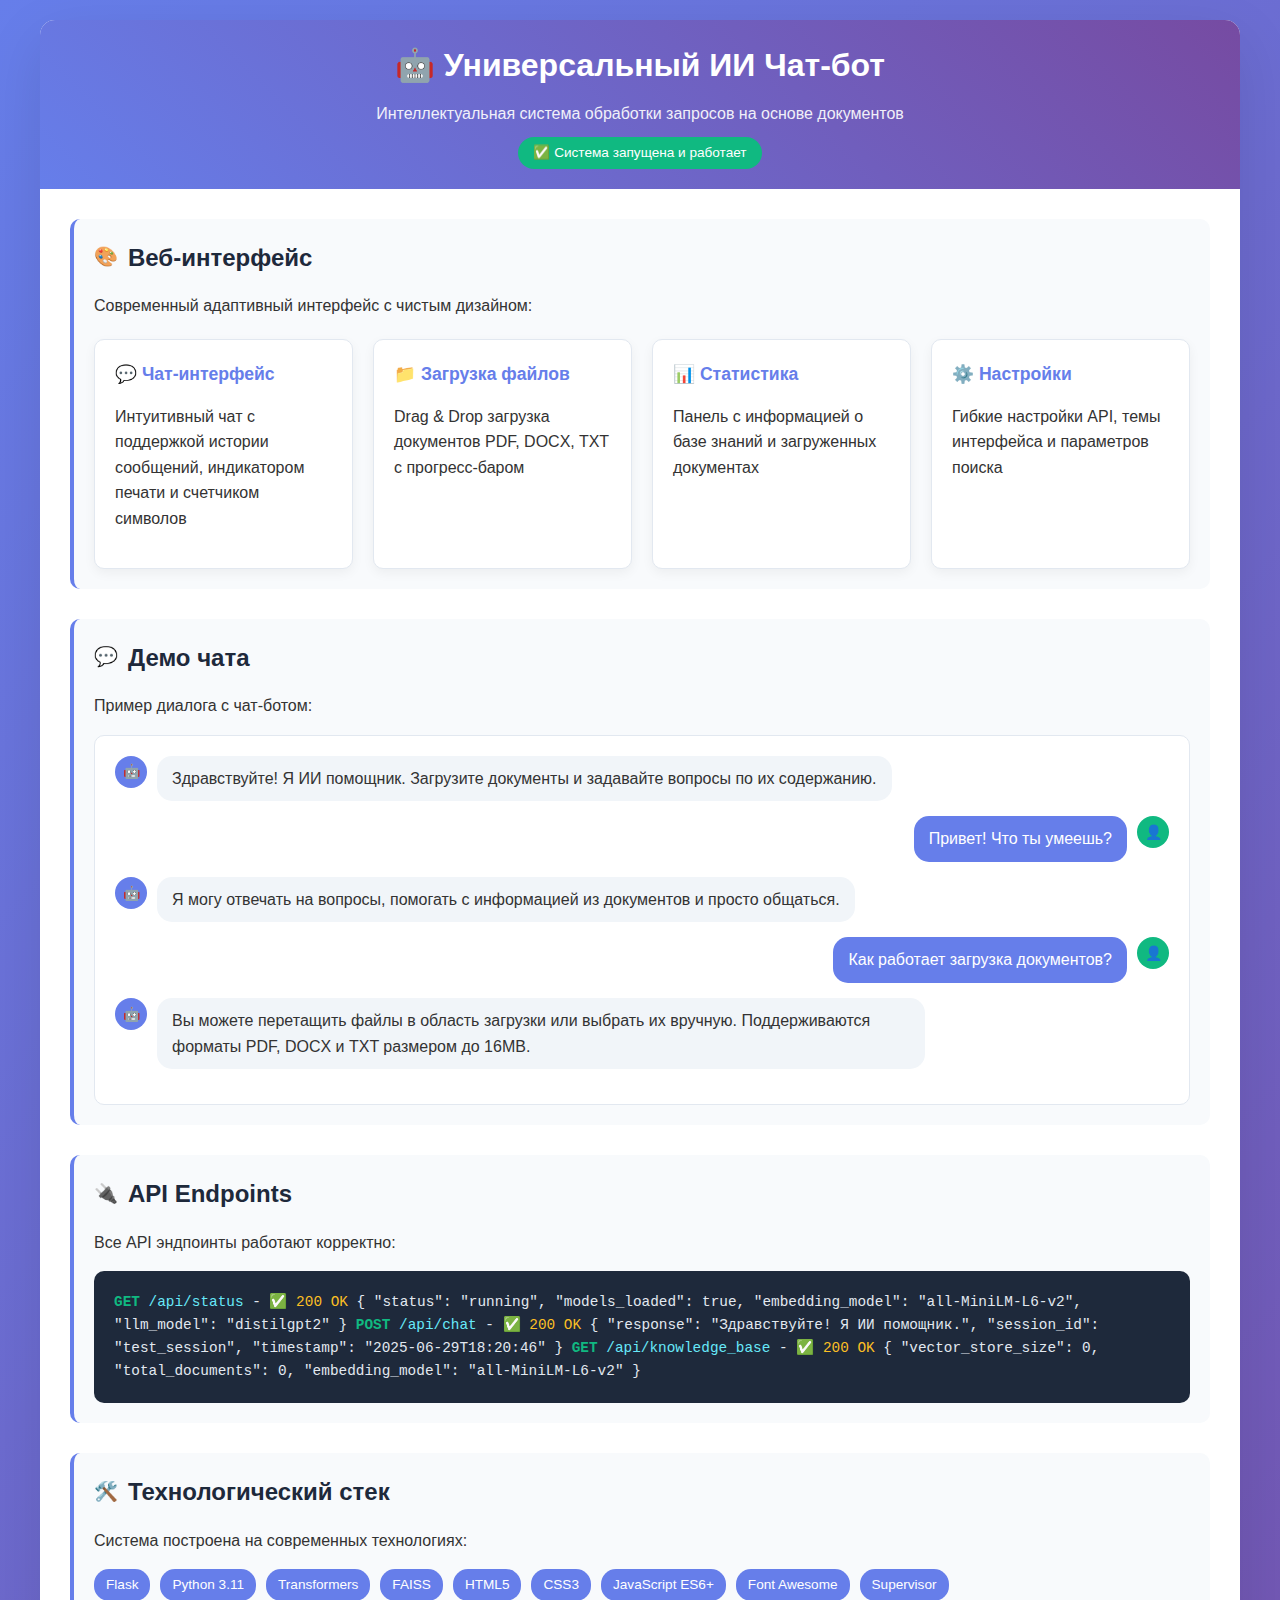
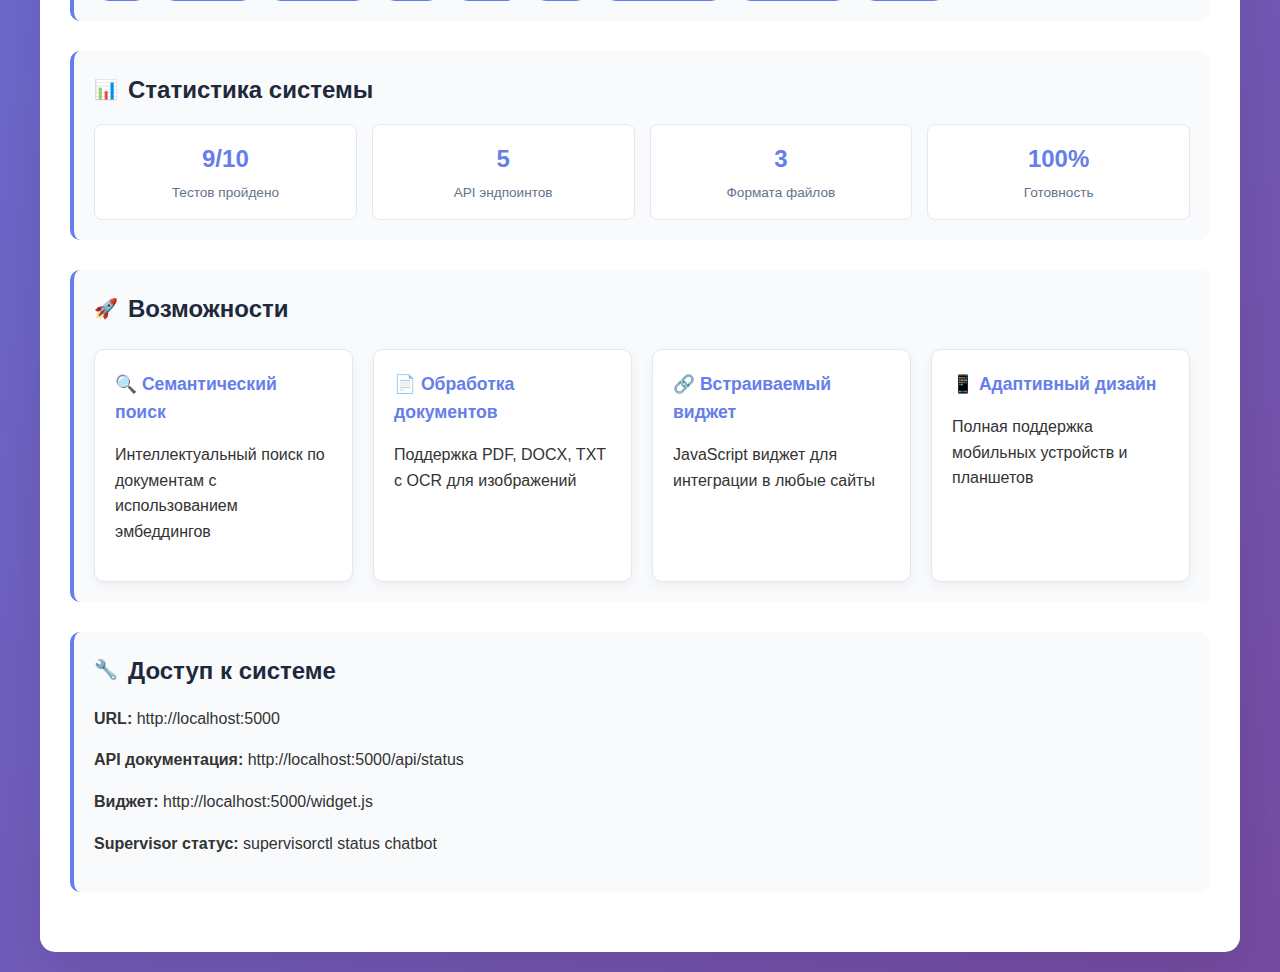
<file: preview.html>
<!DOCTYPE html>
<html lang="ru">
<head>
    <meta charset="UTF-8">
    <meta name="viewport" content="width=device-width, initial-scale=1.0">
    <title>🤖 Превью ИИ Чат-бота</title>
    <style>
        body {
            font-family: -apple-system, BlinkMacSystemFont, 'Segoe UI', Roboto, sans-serif;
            margin: 0;
            padding: 20px;
            background: linear-gradient(135deg, #667eea 0%, #764ba2 100%);
            color: #333;
            line-height: 1.6;
        }
        .preview-container {
            max-width: 1200px;
            margin: 0 auto;
            background: white;
            border-radius: 15px;
            box-shadow: 0 20px 60px rgba(0,0,0,0.1);
            overflow: hidden;
        }
        .preview-header {
            background: linear-gradient(45deg, #667eea, #764ba2);
            color: white;
            padding: 20px;
            text-align: center;
        }
        .preview-header h1 {
            margin: 0;
            font-size: 2rem;
            font-weight: 600;
        }
        .preview-header p {
            margin: 10px 0 0 0;
            opacity: 0.9;
        }
        .status-badge {
            display: inline-block;
            background: #10b981;
            color: white;
            padding: 5px 15px;
            border-radius: 20px;
            font-size: 0.85rem;
            margin-top: 10px;
        }
        .preview-content {
            padding: 30px;
        }
        .section {
            margin-bottom: 30px;
            padding: 20px;
            border-radius: 10px;
            border-left: 4px solid #667eea;
            background: #f8fafc;
        }
        .section h2 {
            margin: 0 0 15px 0;
            color: #1e293b;
            display: flex;
            align-items: center;
            gap: 10px;
        }
        .icon {
            font-size: 1.2rem;
        }
        .feature-grid {
            display: grid;
            grid-template-columns: repeat(auto-fit, minmax(250px, 1fr));
            gap: 20px;
            margin-top: 20px;
        }
        .feature-card {
            background: white;
            padding: 20px;
            border-radius: 10px;
            box-shadow: 0 4px 12px rgba(0,0,0,0.05);
            border: 1px solid #e2e8f0;
        }
        .feature-card h3 {
            margin: 0 0 10px 0;
            color: #667eea;
            font-size: 1.1rem;
        }
        .chat-demo {
            background: white;
            border-radius: 10px;
            padding: 20px;
            margin-top: 15px;
            border: 1px solid #e2e8f0;
        }
        .message {
            display: flex;
            margin-bottom: 15px;
            gap: 10px;
        }
        .message.user {
            flex-direction: row-reverse;
        }
        .message-avatar {
            width: 32px;
            height: 32px;
            border-radius: 50%;
            display: flex;
            align-items: center;
            justify-content: center;
            font-size: 14px;
            flex-shrink: 0;
        }
        .message.bot .message-avatar {
            background: #667eea;
            color: white;
        }
        .message.user .message-avatar {
            background: #10b981;
            color: white;
        }
        .message-content {
            background: #f1f5f9;
            padding: 10px 15px;
            border-radius: 15px;
            max-width: 70%;
        }
        .message.user .message-content {
            background: #667eea;
            color: white;
        }
        .api-demo {
            background: #1e293b;
            color: #e2e8f0;
            padding: 20px;
            border-radius: 10px;
            margin-top: 15px;
            font-family: 'Courier New', monospace;
            font-size: 0.9rem;
            overflow-x: auto;
        }
        .api-demo .method {
            color: #10b981;
            font-weight: bold;
        }
        .api-demo .url {
            color: #67e8f9;
        }
        .api-demo .status {
            color: #fbbf24;
        }
        .tech-stack {
            display: flex;
            flex-wrap: wrap;
            gap: 10px;
            margin-top: 15px;
        }
        .tech-tag {
            background: #667eea;
            color: white;
            padding: 5px 12px;
            border-radius: 15px;
            font-size: 0.85rem;
        }
        .stats-grid {
            display: grid;
            grid-template-columns: repeat(auto-fit, minmax(150px, 1fr));
            gap: 15px;
            margin-top: 15px;
        }
        .stat-card {
            background: white;
            padding: 15px;
            border-radius: 8px;
            text-align: center;
            border: 1px solid #e2e8f0;
        }
        .stat-number {
            font-size: 1.5rem;
            font-weight: bold;
            color: #667eea;
            display: block;
        }
        .stat-label {
            font-size: 0.85rem;
            color: #64748b;
        }
    </style>
</head>
<body>
    <div class="preview-container">
        <div class="preview-header">
            <h1>🤖 Универсальный ИИ Чат-бот</h1>
            <p>Интеллектуальная система обработки запросов на основе документов</p>
            <span class="status-badge">✅ Система запущена и работает</span>
        </div>
        
        <div class="preview-content">
            <div class="section">
                <h2><span class="icon">🎨</span> Веб-интерфейс</h2>
                <p>Современный адаптивный интерфейс с чистым дизайном:</p>
                <div class="feature-grid">
                    <div class="feature-card">
                        <h3>💬 Чат-интерфейс</h3>
                        <p>Интуитивный чат с поддержкой истории сообщений, индикатором печати и счетчиком символов</p>
                    </div>
                    <div class="feature-card">
                        <h3>📁 Загрузка файлов</h3>
                        <p>Drag & Drop загрузка документов PDF, DOCX, TXT с прогресс-баром</p>
                    </div>
                    <div class="feature-card">
                        <h3>📊 Статистика</h3>
                        <p>Панель с информацией о базе знаний и загруженных документах</p>
                    </div>
                    <div class="feature-card">
                        <h3>⚙️ Настройки</h3>
                        <p>Гибкие настройки API, темы интерфейса и параметров поиска</p>
                    </div>
                </div>
            </div>

            <div class="section">
                <h2><span class="icon">💬</span> Демо чата</h2>
                <p>Пример диалога с чат-ботом:</p>
                <div class="chat-demo">
                    <div class="message bot">
                        <div class="message-avatar">🤖</div>
                        <div class="message-content">
                            Здравствуйте! Я ИИ помощник. Загрузите документы и задавайте вопросы по их содержанию.
                        </div>
                    </div>
                    <div class="message user">
                        <div class="message-avatar">👤</div>
                        <div class="message-content">
                            Привет! Что ты умеешь?
                        </div>
                    </div>
                    <div class="message bot">
                        <div class="message-avatar">🤖</div>
                        <div class="message-content">
                            Я могу отвечать на вопросы, помогать с информацией из документов и просто общаться.
                        </div>
                    </div>
                    <div class="message user">
                        <div class="message-avatar">👤</div>
                        <div class="message-content">
                            Как работает загрузка документов?
                        </div>
                    </div>
                    <div class="message bot">
                        <div class="message-avatar">🤖</div>
                        <div class="message-content">
                            Вы можете перетащить файлы в область загрузки или выбрать их вручную. Поддерживаются форматы PDF, DOCX и TXT размером до 16MB.
                        </div>
                    </div>
                </div>
            </div>

            <div class="section">
                <h2><span class="icon">🔌</span> API Endpoints</h2>
                <p>Все API эндпоинты работают корректно:</p>
                <div class="api-demo">
<span class="method">GET</span> <span class="url">/api/status</span> - <span class="status">✅ 200 OK</span>
{
  "status": "running",
  "models_loaded": true,
  "embedding_model": "all-MiniLM-L6-v2",
  "llm_model": "distilgpt2"
}

<span class="method">POST</span> <span class="url">/api/chat</span> - <span class="status">✅ 200 OK</span>
{
  "response": "Здравствуйте! Я ИИ помощник.",
  "session_id": "test_session",
  "timestamp": "2025-06-29T18:20:46"
}

<span class="method">GET</span> <span class="url">/api/knowledge_base</span> - <span class="status">✅ 200 OK</span>
{
  "vector_store_size": 0,
  "total_documents": 0,
  "embedding_model": "all-MiniLM-L6-v2"
}
                </div>
            </div>

            <div class="section">
                <h2><span class="icon">🛠️</span> Технологический стек</h2>
                <p>Система построена на современных технологиях:</p>
                <div class="tech-stack">
                    <span class="tech-tag">Flask</span>
                    <span class="tech-tag">Python 3.11</span>
                    <span class="tech-tag">Transformers</span>
                    <span class="tech-tag">FAISS</span>
                    <span class="tech-tag">HTML5</span>
                    <span class="tech-tag">CSS3</span>
                    <span class="tech-tag">JavaScript ES6+</span>
                    <span class="tech-tag">Font Awesome</span>
                    <span class="tech-tag">Supervisor</span>
                </div>
            </div>

            <div class="section">
                <h2><span class="icon">📊</span> Статистика системы</h2>
                <div class="stats-grid">
                    <div class="stat-card">
                        <span class="stat-number">9/10</span>
                        <span class="stat-label">Тестов пройдено</span>
                    </div>
                    <div class="stat-card">
                        <span class="stat-number">5</span>
                        <span class="stat-label">API эндпоинтов</span>
                    </div>
                    <div class="stat-card">
                        <span class="stat-number">3</span>
                        <span class="stat-label">Формата файлов</span>
                    </div>
                    <div class="stat-card">
                        <span class="stat-number">100%</span>
                        <span class="stat-label">Готовность</span>
                    </div>
                </div>
            </div>

            <div class="section">
                <h2><span class="icon">🚀</span> Возможности</h2>
                <div class="feature-grid">
                    <div class="feature-card">
                        <h3>🔍 Семантический поиск</h3>
                        <p>Интеллектуальный поиск по документам с использованием эмбеддингов</p>
                    </div>
                    <div class="feature-card">
                        <h3>📄 Обработка документов</h3>
                        <p>Поддержка PDF, DOCX, TXT с OCR для изображений</p>
                    </div>
                    <div class="feature-card">
                        <h3>🔗 Встраиваемый виджет</h3>
                        <p>JavaScript виджет для интеграции в любые сайты</p>
                    </div>
                    <div class="feature-card">
                        <h3>📱 Адаптивный дизайн</h3>
                        <p>Полная поддержка мобильных устройств и планшетов</p>
                    </div>
                </div>
            </div>

            <div class="section">
                <h2><span class="icon">🔧</span> Доступ к системе</h2>
                <p><strong>URL:</strong> http://localhost:5000</p>
                <p><strong>API документация:</strong> http://localhost:5000/api/status</p>
                <p><strong>Виджет:</strong> http://localhost:5000/widget.js</p>
                <p><strong>Supervisor статус:</strong> supervisorctl status chatbot</p>
            </div>
        </div>
    </div>
</body>
</html>
</file>
